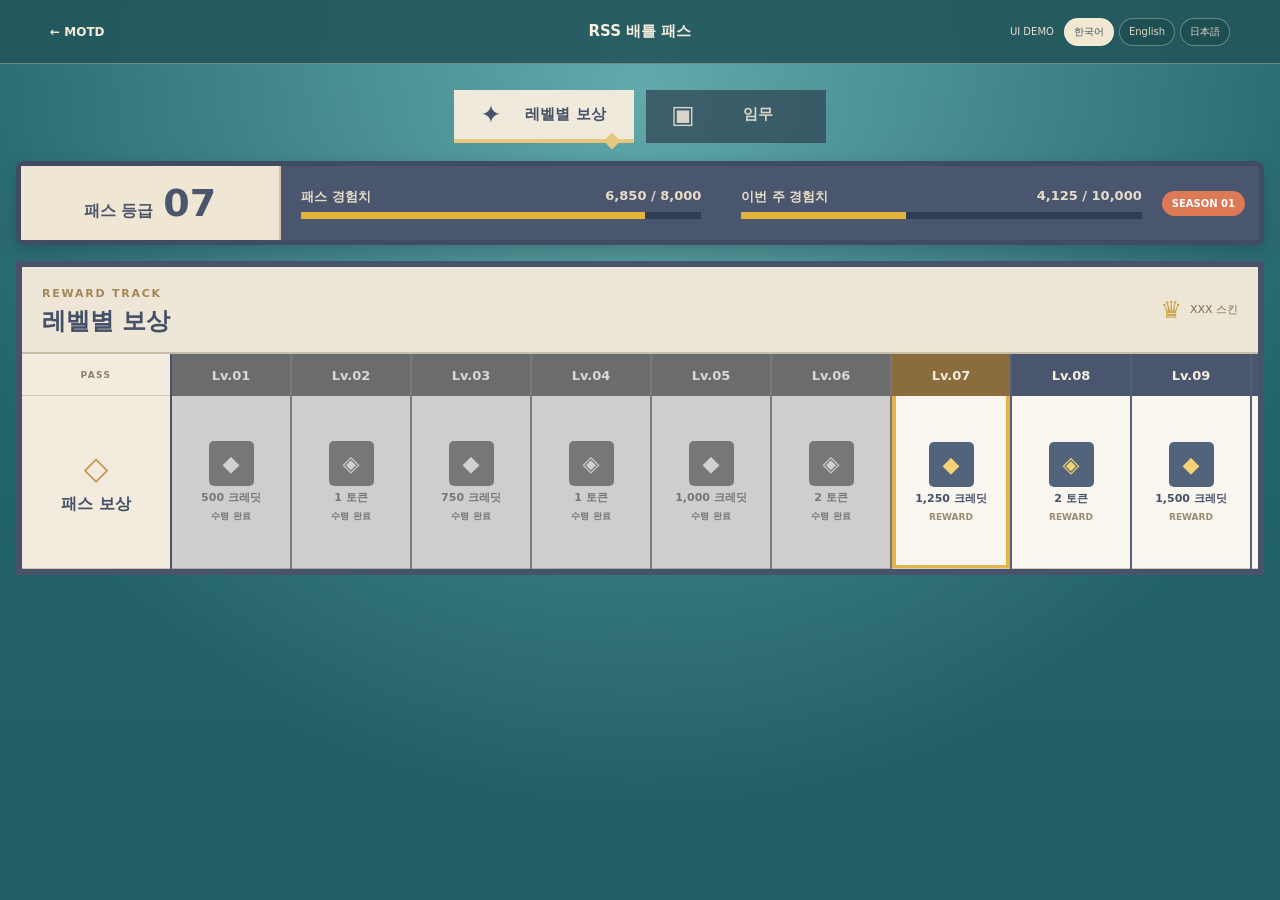
<file: battlepass/index.html>
<!doctype html>
<html lang="ko">
<head>
  <meta charset="utf-8" />
  <meta name="viewport" content="width=device-width, initial-scale=1" />
  <title>RSS 배틀 패스</title>
  <meta name="description" content="RSS 좀비탈출서버 배틀 패스 UI 시안" />
  <meta name="theme-color" content="#0b1117" />
  <link rel="stylesheet" href="./concept-6.css" />
  <script src="./lang.js" defer></script>
  <script src="./battlepass.js" defer></script>
  <script src="./concept-6.js" defer></script>
</head>
<body class="concept-page journey-concept" data-battlepass-demo="true">
  <a class="skip-link" href="#battlepassContent" data-lang="bp_skip">본문으로 건너뛰기</a>
  <header class="concept-header">
    <a id="motdBackLink" class="concept-back" href="../?lang=ko#faq">← MOTD</a>
    <div class="concept-brand"><span data-lang="bp_title">RSS 배틀 패스</span></div>
    <div class="concept-actions">
      <div id="steamAccount" class="steam-account" aria-live="polite"></div>
      <div class="concept-languages" aria-label="언어 선택" data-lang-aria-label="bp_language_label">
        <button type="button" class="langbtn active" data-language="ko" aria-pressed="true">한국어</button>
        <button type="button" class="langbtn" data-language="en" aria-pressed="false">English</button>
        <button type="button" class="langbtn" data-language="jp" aria-pressed="false">日本語</button>
      </div>
    </div>
  </header>  <main id="battlepassContent" class="journey-shell" data-auth-state="loading" tabindex="-1">
    <section id="battlepassAuthGate" class="battlepass-auth-gate" aria-live="polite">
      <strong data-lang="bp_loading_title">Steam 로그인 확인 중...</strong>
      <p data-lang="bp_loading_description">배틀패스 진행도를 불러오고 있습니다.</p>
      <a id="steamLoginButton" class="steam-login-button" href="./api/login.php?lang=ko" hidden>Steam으로 로그인</a>
    </section>
    <nav class="journey-mode-tabs" aria-label="배틀 패스 화면" data-lang-aria-label="bp_screen_label">
      <button type="button" class="active" data-journey-mode="rewards" aria-selected="true"><span>✦</span><b data-lang="bp_mode_rewards">레벨별 보상</b></button>
      <button type="button" data-journey-mode="missions" aria-selected="false"><span>▣</span><b data-lang="bp_mode_missions">임무</b></button>
    </nav>
    <section class="journey-topbar"><div class="journey-rank"><span data-lang="bp_pass_rank">패스 등급</span><strong>07</strong></div><div class="journey-level-xp"><div><span data-lang="bp_pass_xp">패스 경험치</span><b>6,850 / 8,000</b></div><div><i style="--progress:85.6%"></i></div></div><div class="journey-weekly"><div><span data-lang="bp_weekly_xp">이번 주 경험치</span><b>4,125 / 10,000</b></div><div><i style="--progress:41.25%"></i></div></div><em>SEASON 01</em></section>
    <section class="journey-window" data-journey-panel="missions" hidden>
      <nav class="journey-nav" aria-label="임무 분류" data-lang-aria-label="bp_mission_filter_label"><button type="button" class="active" data-mission-filter="daily" aria-selected="true"><span>◈</span><b data-lang="bp_nav_daily">금일 임무</b></button><button type="button" data-mission-filter="weekly" aria-selected="false"><span>✦</span><b data-lang="bp_nav_weekly">이번 주 임무</b><small data-lang="bp_weekly_remaining">4일 12시간</small></button><button type="button" data-mission-filter="season" aria-selected="false"><span>◇</span><b data-lang="bp_nav_season">이번 시즌 임무</b><small data-lang="bp_season_remaining">28일</small></button></nav>
      <div class="journey-content"><header><div><span data-lang="bp_quest_eyebrow">MISSIONS</span><h1 id="journeyMissionTitle">금일 임무</h1></div><p id="journeyMissionHint">매일 초기화되는 임무입니다.</p></header><div class="journey-missions">      <article class="journey-mission" data-mission-type="daily">
        <header><span data-lang="bp_daily">일일</span><strong>+500 XP</strong></header>
        <h3 data-lang="bp_quest_rounds">아무 맵에서 3라운드 플레이</h3>
        <p data-lang="bp_quest_rounds_desc">팀과 함께 라운드를 끝까지 진행하세요.</p>
        <div class="journey-meter"><i style="--progress:66%"></i></div>
        <footer><span>2 / 3</span><b>66%</b></footer>
      </article>
      <article class="journey-mission" data-mission-type="daily">
        <header><span data-lang="bp_daily">일일</span><strong>+650 XP</strong></header>
        <h3 data-lang="bp_quest_infect">좀비로 인간 15명 감염</h3>
        <p data-lang="bp_quest_infect_desc">감염 라운드에서 팀의 돌파를 도우세요.</p>
        <div class="journey-meter"><i style="--progress:60%"></i></div>
        <footer><span>9 / 15</span><b>60%</b></footer>
      </article>
      <article class="journey-mission complete" data-mission-type="daily">
        <header><span data-lang="bp_daily">일일</span><strong>+400 XP</strong></header>
        <h3 data-lang="bp_quest_items">맵 아이템 5회 사용</h3>
        <p data-lang="bp_quest_items_desc">아이템을 적절한 순간에 사용하세요.</p>
        <div class="journey-meter"><i style="--progress:100%"></i></div>
        <footer><span>5 / 5</span><b>100%</b></footer>
      </article>
      <article class="journey-mission weekly" data-mission-type="weekly" hidden>
        <header><span data-lang="bp_weekly">주간</span><strong>+1500 XP</strong></header>
        <h3 data-lang="bp_quest_wins">8라운드 승리</h3>
        <p data-lang="bp_quest_wins_desc">인간 또는 좀비로 라운드 승리에 기여하세요.</p>
        <div class="journey-meter"><i style="--progress:62%"></i></div>
        <footer><span>5 / 8</span><b>62%</b></footer>
      </article>
      <article class="journey-mission weekly" data-mission-type="weekly" hidden>
        <header><span data-lang="bp_weekly">주간</span><strong>+1800 XP</strong></header>
        <h3 data-lang="bp_quest_time">서버에서 180분 플레이</h3>
        <p data-lang="bp_quest_time_desc">플레이 시간은 라운드 참가 중에만 누적됩니다.</p>
        <div class="journey-meter"><i style="--progress:62%"></i></div>
        <footer><span>112 / 180</span><b>62%</b></footer>
      </article>
      <article class="journey-mission weekly" data-mission-type="weekly" hidden>
        <header><span data-lang="bp_weekly">주간</span><strong>+2000 XP</strong></header>
        <h3 data-lang="bp_quest_boss">보스에게 25,000 피해 주기</h3>
        <p data-lang="bp_quest_boss_desc">우선 타겟을 공격해 팀의 클리어를 도우세요.</p>
        <div class="journey-meter"><i style="--progress:48%"></i></div>
        <footer><span>12,100 / 25,000</span><b>48%</b></footer>
      </article>
      <article class="journey-mission season" data-mission-type="season" hidden>
        <header><span>시즌</span><strong>+3000 XP</strong></header>
        <h3>누적 30라운드 생존</h3><p>이번 시즌 동안 인간으로 라운드 종료까지 생존하세요.</p>
        <div class="journey-meter"><i style="--progress:70%"></i></div><footer><span>21 / 30</span><b>70%</b></footer>
      </article>
      <article class="journey-mission season" data-mission-type="season" hidden>
        <header><span>시즌</span><strong>+3500 XP</strong></header>
        <h3>좀비 250명 처치</h3><p>이번 시즌 동안 좀비를 처치하세요.</p>
        <div class="journey-meter"><i style="--progress:54%"></i></div><footer><span>135 / 250</span><b>54%</b></footer>
      </article>
      <article class="journey-mission season" data-mission-type="season" hidden>
        <header><span>시즌</span><strong>+5000 XP</strong></header>
        <h3>서로 다른 맵 15개 완료</h3><p>시즌 동안 여러 맵을 플레이하고 최종 스테이지에 도달하세요.</p>
        <div class="journey-meter"><i style="--progress:40%"></i></div><footer><span>6 / 15</span><b>40%</b></footer>
      </article></div></div>
    </section>
    <section class="journey-rewards" data-journey-panel="rewards">
      <header><div><span data-lang="bp_reward_eyebrow">REWARD TRACK</span><h2 data-lang="bp_reward_title">레벨별 보상</h2></div><aside><b>♛</b><span data-lang="bp_final_name">심연의 수호자 캐릭터 스킨</span></aside></header>
      <div class="journey-track-shell">
        <div class="journey-tier-labels"><div><i>◇</i><span data-lang="bp_pass_reward">패스 보상</span></div></div>
        <div class="journey-level-scroll"><ol class="journey-level-track">            <li class="journey-level-column complete">
              <header>Lv.01</header>
              <div class="journey-tier-reward free"><i>◆</i><strong>500 Credits</strong><small>REWARD</small></div>
            </li>
            <li class="journey-level-column complete">
              <header>Lv.02</header>
              <div class="journey-tier-reward free"><i>▣</i><strong>Supply Crate</strong><small>REWARD</small></div>
            </li>
            <li class="journey-level-column complete">
              <header>Lv.03</header>
              <div class="journey-tier-reward free"><i>✦</i><strong>Spray Token</strong><small>REWARD</small></div>
            </li>
            <li class="journey-level-column complete">
              <header>Lv.04</header>
              <div class="journey-tier-reward free"><i>▲</i><strong>XP Boost 10%</strong><small>REWARD</small></div>
            </li>
            <li class="journey-level-column complete">
              <header>Lv.05</header>
              <div class="journey-tier-reward free"><i>◆</i><strong>1,000 Credits</strong><small>REWARD</small></div>
            </li>
            <li class="journey-level-column complete">
              <header>Lv.06</header>
              <div class="journey-tier-reward free"><i>◈</i><strong>Name Color</strong><small>REWARD</small></div>
            </li>
            <li class="journey-level-column current">
              <header>Lv.07</header>
              <div class="journey-tier-reward free"><i>▣</i><strong>Mystery Crate</strong><small>REWARD</small></div>
            </li>
            <li class="journey-level-column locked">
              <header>Lv.08</header>
              <div class="journey-tier-reward free"><i>◆</i><strong>1,500 Credits</strong><small>REWARD</small></div>
            </li>
            <li class="journey-level-column locked">
              <header>Lv.09</header>
              <div class="journey-tier-reward free"><i>≋</i><strong>Trail Color</strong><small>REWARD</small></div>
            </li>
            <li class="journey-level-column locked">
              <header>Lv.10</header>
              <div class="journey-tier-reward free"><i>◇</i><strong>Rare Weapon Skin</strong><small>REWARD</small></div>
            </li>
            <li class="journey-level-column locked">
              <header>Lv.11</header>
              <div class="journey-tier-reward free"><i>◆</i><strong>2,000 Credits</strong><small>REWARD</small></div>
            </li>
            <li class="journey-level-column locked">
              <header>Lv.12</header>
              <div class="journey-tier-reward free"><i>票</i><strong>Vote Token ×3</strong><small>REWARD</small></div>
            </li>
            <li class="journey-level-column locked">
              <header>Lv.13</header>
              <div class="journey-tier-reward free"><i>≈</i><strong>Rainbow Trail</strong><small>REWARD</small></div>
            </li>
            <li class="journey-level-column locked">
              <header>Lv.14</header>
              <div class="journey-tier-reward free"><i>▣</i><strong>Mystery Crate</strong><small>REWARD</small></div>
            </li>
            <li class="journey-level-column locked">
              <header>Lv.15</header>
              <div class="journey-tier-reward free"><i>✺</i><strong>Epic Spray</strong><small>REWARD</small></div>
            </li>
            <li class="journey-level-column locked">
              <header>Lv.16</header>
              <div class="journey-tier-reward free"><i>◆</i><strong>3,000 Credits</strong><small>REWARD</small></div>
            </li>
            <li class="journey-level-column locked">
              <header>Lv.17</header>
              <div class="journey-tier-reward free"><i>▲</i><strong>XP Boost 20%</strong><small>REWARD</small></div>
            </li>
            <li class="journey-level-column locked">
              <header>Lv.18</header>
              <div class="journey-tier-reward free"><i>V</i><strong>VIP · 3 Days</strong><small>REWARD</small></div>
            </li>
            <li class="journey-level-column locked">
              <header>Lv.19</header>
              <div class="journey-tier-reward free"><i>▰</i><strong>Legendary Crate</strong><small>REWARD</small></div>
            </li>
            <li class="journey-level-column final">
              <header>Lv.20</header>
              <div class="journey-tier-reward free"><i>♛</i><strong>Abyss Warden Skin</strong><small>REWARD</small></div>
            </li></ol></div>
      </div>
    </section>  </main>
</body>
</html>
</file>
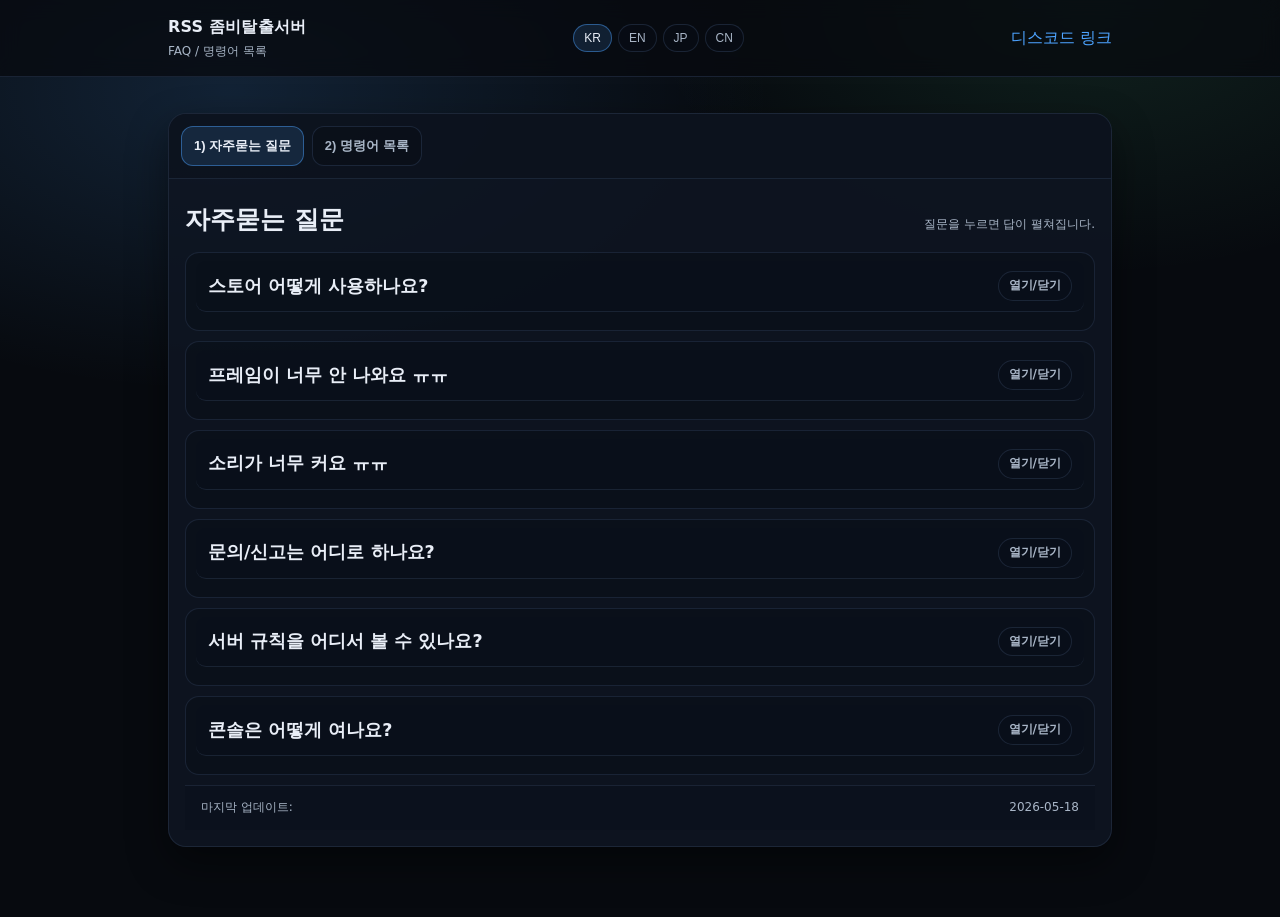
<file: rss_motd.html>
<!doctype html>
<html lang="ko">
<head>
  <meta charset="utf-8" />
  <meta name="viewport" content="width=device-width, initial-scale=1" />
  <title>RSS 좀비탈출서버</title>
  <meta name="description" content="서버 FAQ 및 명령어 목록" />

  <!-- 스타일 css 경로 -->
  <link rel="stylesheet" href="style.css" />

  <!-- 자바스크립트 연결 (번역 -> 스크립트) -->
  <!-- 자바스크립트 언어(한국,영어,일본,중국) 스크립트 -->
  <script src="lang.js" defer></script>
  <!-- 기능 스크립트 경로 -->
  <script src="script.js" defer></script>
</head>

<body>
  <header>
    <div class="top">
      <div class="title">
        <h1 data-lang="site_title">RSS 좀비탈출서버</h1>
        <p data-lang="site_subtitle">FAQ / 명령어 목록</p>
      
      <!-- 버튼 생성기 (만약, 본인이 추가하고싶거나 버튼을 바꾸고싶으면 수정) -->
      </div>
      <div class="lang">
        <button class="langbtn active" data-lang="ko">KR</button>
        <button class="langbtn" data-lang="en">EN</button>
        <button class="langbtn" data-lang="jp">JP</button>
        <button class="langbtn" data-lang="cn">CN</button>
      </div>
      <!-- 디스코드 링크 -->
      <a class="discord" href="https://discord.gg/rssze" target="_blank" rel="noopener noreferrer">
        <span class="dot"></span>
        <span>디스코드 링크</span>
      </a>
    </div>
  </header>

  <div class="wrap">
    <div class="card">
      <div class="tabs" role="tablist" aria-label="메뉴 탭">
        <button class="tab active" data-tab="faq" role="tab" aria-selected="true">
          <span data-lang="tab_faq">1) 자주묻는 질문</span>
        </button>
        <button class="tab" data-tab="cmds" role="tab" aria-selected="false">
          <span data-lang="tab_cmds">2) 명령어 목록</span>
        </button>
      </div>

      <section id="faq" class="panel active" role="tabpanel">
        <div class="section-title">
          <h2 data-lang="faq_title">자주묻는 질문</h2>
          <div class="hint" data-lang="faq_hint">질문을 누르면 답이 펼쳐집니다.</div>
        </div>
      <!-- FAQ(Create) -->
        <details>
          <summary>
            <span data-lang="faq_1">스토어 어떻게 사용하나요?</span>
            <span class="chev" data-lang="toggle">열기/닫기</span>
          </summary>

          <div class="answer">
            <span data-lang="answer_1_1">CS2에서 콘솔창을 열고</span>
            <code>exec menu_bind</code>
            <span data-lang="answer_1_2">를 입력하세요.</span>
            <br />
            <span data-lang="answer_1_3">또는 아래 명령어를 콘솔창에 입력해 단축키를 설정할 수도 있습니다.</span><br/>
            <span data-lang="answer_1_4">하단의 오른쪽위의 복사하기를 누르고 콘솔창에 붙여넣기(Ctrl+V)로 명령어를 입력해주세요.</span>

            <!-- 복사 버튼 -->
            <div class="code-container" style="position: relative; margin-top: 10px;">
              <button class="copy-btn" onclick="copyCode(this)">복사하기</button>
              <pre><code id="bindCommands">bind 1 "slot1; menuselect 1";
bind 2 "slot2; menuselect 2";
bind 3 "slot3; menuselect 3";
bind 4 "slot4; menuselect 4";
bind 5 "slot5; menuselect 5";
bind 6 "slot6; menuselect 6";
bind 7 "slot7; menuselect 7";
bind 8 "slot8; menuselect 8";
bind 9 "slot9; menuselect 9";</code></pre>
            </div>
          </div>
        </details>

        <details>
          <summary>
            <span data-lang="faq_2">프레임이 너무 안 나와요 ㅠㅠ</span>
            <span class="chev" data-lang="toggle">열기/닫기</span>
          </summary>
          <div class="answer">
            <span data-lang="answer_2_1">
              총소리를 끄거나 하이드를 쓰면 프레임이 올라갈 수 있습니다.
            </span>
            <br />      
            <code>!stopsound</code>, <code>!hide 300</code>
            <span data-lang="answer_2_2">명령어를 사용해 보세요.</span>
          </div>
        </details>

        <details>
          <summary>
            <span data-lang="faq_3">소리가 너무 커요 ㅠㅠ</span>
            <span class="chev" data-lang="toggle">열기/닫기</span>
          </summary>
          <div class="answer">
            <span data-lang="answer_3_1">노래 소리가 너무 커요 :</span>
            <code>snd_musicvolume (0~2)</code>
            <span data-lang="answer_3_2">콘솔창에 입력</span>
            <br />
            <span data-lang="answer_3_3">다른 사람 총소리가 너무 커요 :</span>
            <code>!stopsound</code>
            <span data-lang="answer_3_4">채팅창에 입력</span>
          </div>
        </details>

        <details>
          <summary>
            <span data-lang="faq_4">문의/신고는 어디로 하나요?</span>
            <span class="chev" data-lang="toggle">열기/닫기</span>
          </summary>
          <div class="answer">
            <a href="https://discord.com/channels/850664390779731978/1321861335520120882/1384827886946484245"
              target="_blank"
              rel="noopener noreferrer"
              data-lang="discord_link">
              디스코드 링크
            </a>
            <span data-lang="answer_4">로 들어와서 문의 및 신고 바랍니다.</span>
          </div>
        </details>

        <details>
          <summary>
            <span data-lang="faq_5">서버 규칙을 어디서 볼 수 있나요?</span>
            <span class="chev" data-lang="toggle">열기/닫기</span>
          </summary>
          <div class="answer">
            <a href="https://discord.com/channels/850664390779731978/1321861335520120882/1384827886946484245"
              target="_blank"
              rel="noopener noreferrer"
              data-lang="discord_link">
              디스코드 링크
            </a>
            <span data-lang="answer_5">
              로 들어와서 확인해주세요
            </span>
          </div>
        </details>

      <details>
          <summary>
            <span data-lang="faq_6">콘솔은 어떻게 여나요?</span>
            <span class="chev" data-lang="toggle">열기/닫기</span>
          </summary>
          <div class="answer">
            <span data-lang="answer_6_1">콘솔은 (~ , `) 키로 열 수 있습니다.</span>
            <br /><br />
            <span data-lang="answer_6_2">이때, 키를 게임내에서 입력했는데도 불구하고 콘솔이 안켜지면 아래와 같이 설정해주시면 됩니다.</span>
            <br /><br />
            <div class="guide-step" style="margin-bottom: 20px;">
              <span data-lang="answer_6_step1">1. 설정</span><br />
              <img src="guide_image/settings_1.png" alt="설명 사진 1" style="max-width: 100%; border-radius: 6px; border: 1px solid var(--line); margin-top: 6px;" />
            </div><br />

            <div class="guide-step" style="margin-bottom: 20px;">
              <span data-lang="answer_6_step2">2. 게임 클릭</span><br />
              <img src="guide_image/settings_2.png" alt="설명 사진 2" style="max-width: 100%; border-radius: 6px; border: 1px solid var(--line); margin-top: 6px;" />
            </div><br />

            <div class="guide-step" style="margin-bottom: 20px;">
              <span data-lang="answer_6_step3">3. 게임 - 개발자 콘솔 사용(~) - 사용</span><br />
              <img src="guide_image/settings_3.png" alt="설명 사진 3" style="max-width: 100%; border-radius: 6px; border: 1px solid var(--line); margin-top: 6px;" />
            </div><br />

            <div class="guide-step">
              <span data-lang="answer_6_step4">4. 게임내에서 ~를 입력하여 아래 사진과 같은 콘솔창이 켜지면 성공</span><br />
              <img src="guide_image/settings_4.png" alt="설명 사진 4" style="max-width: 100%; border-radius: 6px; border: 1px solid var(--line); margin-top: 6px;" />
            </div><br />
          </div>
        </details>
      
      <!-- 마지막 업데이트 날짜 갱신(Update) -->
        <footer>
          <span data-lang="last_update">마지막 업데이트:</span> <span id="lastUpdate">2026-05-18</span>
        </footer>
      </section>

      <!-- 명령어 -->
      <section id="cmds" class="panel" role="tabpanel">
        <div class="section-title">
          <h2 data-lang="cmds_title">명령어 목록</h2>
          <div class="hint" data-lang="cmds_hint">모든 명령어는 !와 / 둘 다 가능합니다.</div>
        </div>

<!-- 일반 사용자(Create) -->
        <h3 class="subhead" data-lang="cmds_user">일반 사용자 명령어</h3>
        <div class="tablewrap">
          <table class="cmd-table">
            <thead>
              <tr>
                <th style="width: 28%;" data-lang="th_cmd">명령어</th>
                <th data-lang="th_desc">설명</th>
                <th style="width: 30%;" data-lang="th_example">예시</th>
              </tr>
            </thead>
            <tbody>
              <tr>
                <td><span class="cmd">!admins</span></td>
                <td><span data-lang="cmd_1">접속중인 어드민 목록</span></td>
                <td><span class="cmd">!admins</span></td>
              </tr>
              <tr>
                <td><span class="cmd">!emote</span></td>
                <td><span data-lang="cmd_2">춤, 감정표현 사용</span></td>
                <td><span class="cmd">!emote, !dance</span></td>
              </tr>
              <tr>
                <td><span class="cmd">!getvip</span></td>
                <td><span data-lang="cmd_3">VIP 구매 링크 안내</span></td>
                <td><span class="cmd">!getvip</span></td>
              </tr>
              <tr>
                <td><span class="cmd">!kev</span></td>
                <td><span data-lang="cmd_4">방탄복을 구매합니다.</span></td>
                <td><span class="cmd">!kev, !kevlar</span></td>
              </tr>
              <tr>
                <td><span class="cmd">!mapcooldowns</span></td>
                <td><span data-lang="cmd_5">쿨다운인 맵 목록을 출력합니다</span></td>
                <td><span class="cmd">!mapcooldowns</span></td>
              </tr>
              <tr>
                <td><span class="cmd">!noshake</span></td>
                <td><span data-lang="cmd_6">화면 흔들림 효과를 제거합니다.</span></td>
                <td><span class="cmd">!noshake</span></td>
              </tr>
              <tr>
                <td><span class="cmd">!rtv</span></td>
                <td><span data-lang="cmd_7">맵 변경에 동의합니다.</span></td>
                <td><span class="cmd">!rtv</span></td>
              </tr>
              <tr>
                <td><span class="cmd">!tp</span></td>
                <td><span data-lang="cmd_8">3인칭 &lt;-&gt; 1인칭 전환</span></td>
                <td><span class="cmd">!tp, !thirdperson</span></td>
              </tr>
            </tbody>
          </table>
        </div>

        <!-- VIP(Create) -->
        <h3 class="subhead vip" data-lang="cmds_vip">후원자 전용 명령어</h3>
        <p class="subnote" data-lang="cmds_vip_note">후원자 권한이 있는 유저만 사용할 수 있습니다.</p>
        <div class="tablewrap">
          <table class="cmd-table vip-table">
            <thead>
              <tr>
                <th style="width: 28%;" data-lang="th_cmd">명령어</th>
                <th data-lang="th_desc">설명</th>
                <th style="width: 30%;" data-lang="th_example">예시</th>
              </tr>
            </thead>
            <tbody>
              <tr>
                <td><span class="cmd">!modelcolor</span></td>
                <td><span data-lang="cmd_vip_1">내 캐릭터의 색깔을 정합니다.</span></td>
                <td><span class="cmd">!modelcolor 255 255 255</span></td>
              </tr>
              <tr>
                <td><span class="cmd">!tag</span></td>
                <td><span data-lang="cmd_vip_2">채팅 태그를 설정합니다</span></td>
                <td><span class="cmd">!tag 빛이나는솔로</span></td>
              </tr>
              <tr>
                <td><span class="cmd">!tagcolor</span></td>
                <td><span data-lang="cmd_vip_3">채팅 태그의 색깔을 정합니다.</span></td>
                <td><span class="cmd">!tagcolor [0~15]</span></td>
              </tr>
              <tr>
                <td><span class="cmd">!vip</span></td>
                <td><span data-lang="cmd_vip_4">VIP 남은 기간을 확인합니다.</span></td>
                <td><span class="cmd">!vip</span></td>
              </tr>
            </tbody>
          </table>
        </div>
        
        <footer>
          <span data-lang="cmds_footer">모든 명령어를 확인하려면 디스코드를 확인해주세요.</span>
        </footer>
      </section>
    </div>
  </div>
</body>
</html>
</file>
<file: battlepass/concept-6.css>
@import url("./concept-layout-base.css");
:root{color-scheme:light;--teal:#2b6970;--teal2:#3b8588;--navy:#46536a;--paper:#eee8dc;--paper2:#f8f4eb;--line:#cfc4af;--ink:#445066;--gold:#d6aa49;--green:#79b93e}body{background:linear-gradient(rgba(28,104,110,.25),rgba(15,76,82,.32)),radial-gradient(circle at 50% 10%,#7bc1c1,#28676e 70%);color:var(--ink);background-attachment:fixed}.concept-header{border-bottom:1px solid rgba(235,226,207,.35);background:rgba(34,85,91,.88);color:#f6efdf}.concept-back{color:#f5ecd8}.concept-brand strong{color:#ead49f}.langbtn{border:1px solid rgba(255,244,216,.35);border-radius:999px;background:rgba(25,72,78,.55);color:#dfd7c6}.langbtn.active,.langbtn:hover{background:#f2e8d2;color:#445066}.journey-shell{width:min(1540px,calc(100% - 32px));margin:26px auto 55px}.journey-topbar{display:grid;grid-template-columns:260px minmax(300px,1fr) minmax(300px,1fr) auto;align-items:center;gap:0;border:5px solid rgba(60,74,98,.8);border-radius:8px;background:#4a566d;color:#f4ead8;box-shadow:0 7px 18px rgba(21,54,58,.3)}.journey-rank{display:flex;align-items:baseline;justify-content:center;gap:10px;align-self:stretch;padding:15px;border-right:2px solid #d2c3a5;background:#efe6d3;color:#4b566c}.journey-rank span{font-weight:900}.journey-rank strong{font-size:38px}.journey-level-xp,.journey-weekly{display:grid;gap:6px;padding:12px 20px}.journey-level-xp>div:first-child,.journey-weekly>div:first-child{display:flex;justify-content:space-between;color:#e7dcc8;font-size:11px;font-weight:800}.journey-level-xp>div:last-child,.journey-weekly>div:last-child{height:7px;background:#313d54}.journey-level-xp i,.journey-weekly i{display:block;width:var(--progress);height:100%;background:#e4b438}.journey-topbar>em{margin-right:14px;padding:7px 10px;border-radius:999px;background:#dd7954;color:#fff;font-style:normal;font-size:10px;font-weight:900}.journey-window{display:grid;grid-template-columns:240px minmax(0,1fr);min-height:550px;margin-top:14px;border:6px solid #46536a;background:var(--paper);box-shadow:0 8px 22px rgba(20,49,52,.28)}.journey-nav{display:flex;flex-direction:column;padding:15px 0;background:#4b586f}.journey-nav button{display:grid;grid-template-columns:28px 1fr;align-items:center;min-height:82px;padding:15px 20px;border:0;border-left:6px solid transparent;background:transparent;color:#ede6d9;text-align:left;font-weight:900;cursor:pointer}.journey-nav button span{font-size:19px}.journey-nav button small{grid-column:2;color:#d7cbb7;font-size:10px}.journey-nav button.active{border-left-color:#e5bb60;background:var(--paper2);color:#46536a}.journey-nav button.active small{color:#9a7950}.journey-content{min-width:0;padding:22px}.journey-content>header{display:flex;align-items:end;justify-content:space-between;gap:18px;margin-bottom:12px}.journey-content>header span,.journey-rewards>header>div span{color:#a38656;font-size:9px;font-weight:900;letter-spacing:.16em}.journey-content h1,.journey-rewards h2{margin:4px 0 0}.journey-content>header p{margin:0;color:#897f70;font-size:10px}.journey-missions{display:grid;gap:8px}.journey-mission{position:relative;display:grid;grid-template-columns:minmax(260px,1fr) 110px 70px;grid-template-rows:auto auto;align-items:center;min-height:95px;padding:14px 18px;border:2px solid #ded5c5;background:#f5f0e7}.journey-mission header{grid-column:1;display:flex;gap:10px;align-items:center}.journey-mission header span{color:#9b7b4d;font-size:9px;font-weight:900}.journey-mission header strong{position:absolute;right:115px;display:grid;width:70px;height:55px;place-items:center;border-radius:7px;background:#52647b;color:#f4d67e;font-size:10px}.journey-mission h3{grid-column:1;margin:4px 0;font-size:15px}.journey-mission p{grid-column:1;margin:0;color:#867d6e;font-size:9px}.journey-meter{grid-column:2;grid-row:1/-1;height:9px;margin-right:10px;border-radius:999px;background:#d4c7ae}.journey-meter i{display:block;width:var(--progress);height:100%;border-radius:inherit;background:#c2a05f}.journey-mission footer{grid-column:3;grid-row:1/-1;display:grid;place-items:center;color:#7a715f;font-size:9px}.journey-mission footer b{font-size:13px}.journey-mission.complete::after{content:"✓";grid-column:3;grid-row:1/-1;color:var(--green);font-size:38px;font-weight:900}.journey-mission.complete footer{display:none}.journey-rewards{min-width:0;overflow:hidden;margin-top:16px;border:6px solid #46536a;background:var(--paper)}.journey-rewards>header{display:flex;align-items:center;justify-content:space-between;padding:15px 20px;border-bottom:2px solid #c9bea9;background:#eee6d7}.journey-rewards>header aside{display:flex;align-items:center;gap:8px;color:#806d4d;font-size:11px}.journey-rewards>header aside b{font-size:24px;color:#d0a449}.journey-track-shell{min-width:0;overflow:hidden;display:grid;grid-template-columns:150px minmax(0,1fr);min-height:215px}.journey-tier-labels{display:grid;grid-template-rows:42px 1fr;border-right:2px solid #46536a;background:#f3ecde}.journey-tier-labels::before{content:"PASS";display:grid;place-items:center;border-bottom:1px solid #cfc4af;color:#8d806b;font-size:9px;font-weight:900;letter-spacing:.16em}.journey-tier-labels>div{display:grid;place-items:center;align-content:center;gap:7px;border-bottom:1px solid #cfc4af;text-align:center;font-weight:900}.journey-tier-labels i{font-style:normal;font-size:32px;color:#bf9450}.journey-level-scroll{contain:layout paint;min-width:0;width:100%;max-width:100%;overflow-x:auto}.journey-level-track{display:grid;grid-template-columns:repeat(20,120px);width:max-content;height:100%;margin:0;padding:0;list-style:none}.journey-level-column{display:grid;grid-template-rows:42px 1fr;border-right:2px solid #526078;background:#f9f6ef}.journey-level-column>header{display:grid;place-items:center;background:#4a566d;color:#f4ecdd;font-size:11px;font-weight:900}.journey-tier-reward{display:grid;place-items:center;align-content:center;gap:5px;padding:8px;border-bottom:1px solid #d6cbb8;text-align:center}.journey-tier-reward i{display:grid;width:45px;height:45px;place-items:center;border-radius:5px;background:#52647b;color:#f3d374;font-style:normal;font-size:22px}.journey-tier-reward strong{font-size:8px}.journey-tier-reward small{color:#9a8c74;font-size:7px;font-weight:900}.journey-level-column.complete .journey-tier-reward::after{content:"✓";position:absolute;margin:35px 0 0 58px;color:var(--green);font-size:18px;font-weight:900}.journey-level-column.current{box-shadow:inset 0 0 0 4px #e3b449}.journey-level-column.current>header{background:#8b6d3d}.journey-level-column.final{width:145px;background:#fff8e8}.journey-level-column.final .journey-tier-reward i{background:#9b713c;font-size:28px}@media(max-width:900px){.journey-topbar{grid-template-columns:190px 1fr}.journey-weekly{border-top:1px solid #647187}.journey-topbar>em{justify-self:end}.journey-window{grid-template-columns:180px 1fr}.journey-mission{grid-template-columns:1fr 100px}.journey-mission footer,.journey-mission.complete::after{grid-column:2}.journey-mission header strong{display:none}.journey-tier-labels{display:none}.journey-track-shell{grid-template-columns:1fr}}@media(max-width:650px){.journey-shell{width:100%;margin:0}.journey-topbar{grid-template-columns:1fr;border-right:0;border-left:0;border-radius:0}.journey-rank{border-right:0}.journey-topbar>em{display:none}.journey-window{grid-template-columns:1fr;margin-top:0;border-right:0;border-left:0}.journey-nav{display:grid;grid-template-columns:repeat(4,1fr);padding:0}.journey-nav button{display:grid;min-height:60px;padding:8px;border-bottom:4px solid transparent;border-left:0;text-align:center;font-size:9px}.journey-nav button span{font-size:15px}.journey-nav button small{display:none}.journey-nav button.active{border-bottom-color:#e5bb60}.journey-content{padding:14px}.journey-content>header{align-items:start;flex-direction:column}.journey-mission{grid-template-columns:1fr}.journey-meter,.journey-mission footer,.journey-mission.complete::after{grid-column:1;grid-row:auto}.journey-mission.complete::after{justify-self:end;margin-top:-50px}.journey-rewards{margin-top:0;border-right:0;border-left:0}.journey-rewards>header aside{display:none}}
[hidden]{display:none!important}
.journey-mode-tabs{display:flex;justify-content:center;gap:12px;margin:0 auto 18px}
.journey-mode-tabs button{position:relative;display:grid;grid-template-columns:34px auto;align-items:center;gap:9px;min-width:180px;padding:10px 20px;border:0;border-bottom:4px solid transparent;background:rgba(48,67,84,.72);color:#d9d5c8;cursor:pointer;transition:background .18s ease,color .18s ease,transform .18s ease}
.journey-mode-tabs button:hover{transform:translateY(-2px);background:rgba(63,83,99,.9)}
.journey-mode-tabs button.active{border-bottom-color:#e6c77d;background:#f0eadc;color:#46536a}
.journey-mode-tabs button span{font-size:25px}
.journey-mode-tabs button b{font-size:13px}
.journey-mode-tabs button.active::after{content:"";position:absolute;right:16px;bottom:-8px;width:12px;height:12px;rotate:45deg;background:#e6c77d}
@media(max-width:650px){
  .journey-mode-tabs{gap:0;margin:0}
  .journey-mode-tabs button{min-width:0;flex:1;padding:8px 10px}
  .journey-nav{grid-template-columns:repeat(3,1fr)}
}
/* Mission rows: description, XP reward, and progress share one alignment grid. */
.journey-mission{grid-template-columns:minmax(260px,1fr) 88px minmax(180px,240px);grid-template-rows:auto auto auto;column-gap:18px;row-gap:3px;min-height:112px;padding:16px 18px}
.journey-mission header{display:contents}
.journey-mission header span{grid-column:1;grid-row:1;align-self:end}
.journey-mission header strong{position:static;grid-column:2;grid-row:1/4;align-self:center;justify-self:center;width:78px;height:62px}
.journey-mission h3{grid-column:1;grid-row:2;align-self:center}
.journey-mission p{grid-column:1;grid-row:3;align-self:start}
.journey-meter{grid-column:3;grid-row:1/4;align-self:center;width:100%;margin:0}
.journey-mission footer{grid-column:3;grid-row:1/4;align-self:center;display:flex;justify-content:space-between;width:100%;transform:translateY(18px)}
.journey-mission.complete footer{display:flex;padding-right:38px}
.journey-mission.complete::after{position:absolute;right:20px;top:50%;display:block;transform:translateY(-50%);font-size:28px}
@media(max-width:900px){
  .journey-mission{grid-template-columns:minmax(0,1fr) 82px;grid-template-rows:auto auto auto auto auto}
  .journey-mission header strong{display:grid;grid-column:2;grid-row:1/4;width:72px;height:58px}
  .journey-meter{grid-column:1/3;grid-row:4;margin-top:9px}
  .journey-mission footer{grid-column:1/3;grid-row:5;transform:none}
  .journey-mission.complete::after{right:18px;top:auto;bottom:12px;transform:none}
}
/* Completed missions are muted instead of marked with a check. */
.journey-mission.complete{border-color:#b7b5af;background:#d2d0ca;color:#747570;filter:saturate(.25)}
.journey-mission.complete::after{content:none}
.journey-mission.complete header strong{background:#73787a;color:#ddd9ce}
.journey-mission.complete h3,.journey-mission.complete p,.journey-mission.complete footer{color:#777873}
.journey-mission.complete .journey-meter{background:#aaa9a3}
.journey-mission.complete .journey-meter i{background:#777d78}
.journey-mission.complete footer{padding-right:0}
.concept-actions{justify-self:end;display:flex;align-items:center;gap:10px}
.steam-account{display:flex;align-items:center;gap:8px;color:#e8dfcc;font-size:10px}
.steam-account strong{font-size:10px}
.steam-account form{margin:0}
.steam-account button{padding:6px 9px;border:1px solid rgba(255,244,216,.35);border-radius:999px;background:transparent;color:#e8dfcc;font-size:9px;cursor:pointer}
.steam-account button:hover{background:#f2e8d2;color:#445066}
.battlepass-auth-gate{display:grid;justify-items:center;gap:8px;max-width:620px;margin:55px auto;padding:42px 28px;border:5px solid rgba(60,74,98,.8);border-radius:8px;background:#eee8dc;box-shadow:0 8px 22px rgba(20,49,52,.28);text-align:center}
.battlepass-auth-gate strong{font-size:22px}
.battlepass-auth-gate p{margin:0;color:#716b60;font-size:12px}
.steam-login-button{margin-top:12px;padding:11px 18px;border-radius:4px;background:#1b2838;color:#fff;text-decoration:none;font-size:12px;font-weight:900}
.steam-login-button:hover{background:#2a475e}
.journey-shell[data-auth-state="authenticated"] .battlepass-auth-gate{display:none}
.journey-shell[data-auth-state="loading"]>:not(.battlepass-auth-gate),.journey-shell[data-auth-state="unauthenticated"]>:not(.battlepass-auth-gate),.journey-shell[data-auth-state="error"]>:not(.battlepass-auth-gate){display:none!important}
@media(max-width:700px){.concept-actions{grid-column:1/-1;justify-self:stretch;display:grid}.steam-account{justify-content:center}.concept-languages{justify-self:stretch}.concept-languages .langbtn{flex:1}}
/* Larger mission typography and simplified mission rows. */
.journey-mode-tabs button b{font-size:15px}
.journey-topbar :is(.journey-level-xp,.journey-weekly)>div:first-child{font-size:13px}
.journey-nav button{font-size:15px}
.journey-nav button small{font-size:11px}
.journey-content>header span,.journey-rewards>header>div span{font-size:11px}
.journey-content>header p{font-size:12px}
.journey-mission{
  grid-template-columns:minmax(280px,1fr) 98px minmax(210px,280px);
  grid-template-rows:1fr;
  column-gap:22px;
  min-height:108px;
  padding:18px 22px;
}
.journey-mission header{display:contents}
.journey-mission header span,.journey-mission>p{display:none}
.journey-mission header strong{
  position:static;
  grid-column:2;
  grid-row:1;
  align-self:center;
  justify-self:center;
  width:86px;
  height:62px;
  font-size:12px;
}
.journey-mission h3{
  grid-column:1;
  grid-row:1;
  align-self:center;
  margin:0;
  font-size:19px;
  line-height:1.35;
}
.journey-meter{grid-column:3;grid-row:1;align-self:center;height:11px;margin:0}
.journey-mission footer{
  grid-column:3;
  grid-row:1;
  align-self:center;
  width:100%;
  font-size:11px;
  transform:translateY(21px);
}
.journey-mission footer b{font-size:16px}
.journey-level-column>header{font-size:13px}
.journey-tier-reward strong{font-size:11px;line-height:1.3}
.journey-tier-reward small{font-size:9px}
@media(max-width:900px){
  .journey-mission{grid-template-columns:minmax(0,1fr) 86px;grid-template-rows:auto auto auto;min-height:118px}
  .journey-mission h3{grid-column:1;grid-row:1/3;font-size:17px}
  .journey-mission header strong{grid-column:2;grid-row:1/3;width:78px;height:58px}
  .journey-meter{grid-column:1/3;grid-row:3;margin-top:12px}
  .journey-mission footer{grid-column:1/3;grid-row:3;transform:translateY(22px)}
}
@media(max-width:650px){
  .journey-mode-tabs button b{font-size:13px}
  .journey-nav button{font-size:12px}
  .journey-mission{padding:16px}
}
/* Claimed rewards use the same muted treatment as completed missions. */
.journey-level-column.complete{
  border-right-color:#777b7d;
  background:#c8c8c4;
  color:#747673;
  filter:saturate(.2);
}
.journey-level-column.complete>header{
  background:#666d75;
  color:#d9d8d2;
}
.journey-level-column.complete .journey-tier-reward{
  border-bottom-color:#aaa9a4;
  background:#cececa;
}
.journey-level-column.complete .journey-tier-reward i{
  background:#72787d;
  color:#d2d0c8;
}
.journey-level-column.complete .journey-tier-reward strong,
.journey-level-column.complete .journey-tier-reward small{color:#747673}
.journey-level-column.complete .journey-tier-reward::after{content:none}
</file>
<file: style.css>
:root{
  --bg:#070a0f;
  --panel:#0f1522;
  --panel2:#0b111c;
  --text:#e9eef7;
  --muted:#a9b6c7;
  --line:#1f2a3d;
  --accent:#4da3ff;
  --accent2:#53d28c;
  --shadow: 0 16px 40px rgba(0,0,0,.45);
  --radius:18px;
  --news-panel-width:1160px;
}
*{box-sizing:border-box}
body{
  margin:0;
  font-family: system-ui, -apple-system, Segoe UI, Roboto, "Noto Sans KR", Arial, sans-serif;
  color:var(--text);
  background:
    radial-gradient(900px 500px at 18% 10%, rgba(77,163,255,.16), transparent 60%),
    radial-gradient(800px 500px at 85% 0%, rgba(83,210,140,.12), transparent 55%),
    var(--bg);
  line-height:1.65;
}
a{color:var(--accent); text-decoration:none}
a:hover{text-decoration:underline}

.skip-link{
  position:fixed;
  top:8px;
  left:50%;
  z-index:100;
  padding:9px 14px;
  border:1px solid var(--accent);
  border-radius:10px;
  background:var(--panel2);
  color:var(--text);
  font-weight:700;
  transform:translate(-50%,-160%);
  transition:transform .15s ease;
}
.skip-link:focus{transform:translate(-50%,0); text-decoration:none}
.wrap:focus{outline:none}

.wrap{max-width:980px; margin:0 auto; padding:18px 18px 70px; transition:max-width .2s ease,width .12s ease}
body[data-active-tab="guide"] .wrap{max-width:1160px}
body[data-active-tab="news"] .wrap{
  width:min(var(--news-panel-width),calc(100vw - 36px));
  max-width:none;
}
body[data-active-tab="skins"] .wrap{max-width:1500px}
body.news-resizing{cursor:ew-resize; user-select:none}
body.news-resizing .wrap{transition:none}
header{
  position:sticky; top:0; z-index:20;
  backdrop-filter: blur(10px);
  background: rgba(7,10,15,.75);
  border-bottom:1px solid rgba(31,42,61,.8);
}
.top{
  display:flex; align-items:center; justify-content:space-between;
  gap:12px;
  padding:14px 18px;
  max-width:980px;
  margin:0 auto;
}
.title{
  display:flex; flex-direction:column; gap:2px;
}
.title h1{margin:0; font-size:16px; letter-spacing:.2px}
.title p{margin:0; font-size:12px; color:var(--muted)}
.social-links{display:flex; align-items:center; gap:3px}
.social-link{
  display:grid;
  width:36px;
  height:36px;
  place-items:center;
  border:1px solid transparent;
  border-radius:999px;
  color:var(--muted);
  transition:color .15s ease,background-color .15s ease,border-color .15s ease,transform .15s ease;
}
.social-link svg{width:21px; height:21px; fill:currentColor}
.social-link:hover,.social-link:focus-visible{
  border-color:rgba(77,163,255,.35);
  background:rgba(77,163,255,.1);
  color:var(--text);
  text-decoration:none;
  transform:translateY(-1px);
}
.discord-link:hover,.discord-link:focus-visible{color:#8c96ff}

.card{
  margin-top:18px;
  background: rgba(15,21,34,.86);
  border:1px solid rgba(31,42,61,.85);
  border-radius: var(--radius);
  box-shadow: var(--shadow);
  overflow:hidden;
}

/* Tabs */
.tabs{
  display:flex;
  flex-wrap:wrap;
  gap:8px;
  padding:12px;
  background: rgba(11,17,28,.65);
  border-bottom:1px solid rgba(31,42,61,.8);
}
.tab{
  appearance:none;
  border:1px solid rgba(31,42,61,.9);
  background: rgba(7,10,15,.25);
  color:var(--muted);
  border-radius:12px;
  padding:10px 12px;
  font-weight:600;
  font-size:13px;
  cursor:pointer;
  transition: .15s ease;
}
.tab:hover{
  filter: brightness(1.1);
  color: var(--text);
  border-color: rgba(77,163,255,.25);
  background: rgba(77,163,255,.08);
}
.tab.active{
  color: var(--text);
  border-color: rgba(77,163,255,.45);
  background: rgba(77,163,255,.14);
}

.global-search-wrap{
  padding:16px 16px 0;
}
.global-search-wrap .term-search{margin-bottom:0}
.global-search-results{margin-top:8px}
.global-search-summary{
  margin:0 0 8px;
  color:var(--muted);
  font-size:12px;
}
.global-search-list{
  display:grid;
  gap:10px;
  margin:0 0 12px;
}
.global-search-group,
.global-search-item{--search-rgb:77,163,255}
[data-search-type="command"]{--search-rgb:83,210,140}
[data-search-type="term"]{--search-rgb:194,140,255}
[data-search-type="news"]{--search-rgb:255,180,84}
[data-search-type="skin"]{--search-rgb:255,122,168}
.global-search-group{
  display:grid;
  gap:7px;
  padding:9px;
  border:1px solid rgba(var(--search-rgb),.24);
  border-radius:12px;
  background:rgba(var(--search-rgb),.035);
}
.global-search-group-header{
  display:flex;
  align-items:center;
  justify-content:space-between;
  padding:0 3px;
}
.global-search-group-header h3{
  margin:0;
  color:rgb(var(--search-rgb));
  font-size:12px;
  font-weight:800;
}
.global-search-group-count{
  display:grid;
  min-width:24px;
  height:20px;
  padding:0 6px;
  place-items:center;
  border-radius:999px;
  color:rgb(var(--search-rgb));
  background:rgba(var(--search-rgb),.13);
  font-size:10px;
  font-weight:800;
}
.global-search-group-list{display:grid; gap:6px}
.global-search-results button.global-search-item{
  display:grid;
  grid-template-columns:auto 1fr;
  gap:6px 10px;
  width:100%;
  margin:0;
  padding:9px 11px;
  border:1px solid rgba(var(--search-rgb),.24);
  border-left:3px solid rgba(var(--search-rgb),.72);
  border-radius:10px;
  background-color:rgba(7,10,15,.46);
  color:var(--text);
  text-align:left;
  cursor:pointer;
  transition:border-color .15s ease,background-color .15s ease;
}
.global-search-results button.global-search-item:hover{
  border-color:rgba(var(--search-rgb),.68);
  background-color:rgba(var(--search-rgb),.09);
}
.global-search-type{
  grid-row:1 / span 2;
  align-self:start;
  padding:2px 7px;
  border-radius:999px;
  background:rgba(var(--search-rgb),.14);
  color:rgb(var(--search-rgb));
  font-size:11px;
  font-weight:700;
}
.global-search-title{font-weight:750}
.global-search-snippet{color:var(--muted); font-size:12px}

.panel{display:none; padding:16px}
.panel.active{display:block}

.section-title{
  display:flex; align-items:baseline; justify-content:space-between;
  gap:10px;
  margin:4px 0 12px;
}
.section-title h2{margin:0; font-size:25px}
.hint{font-size:12px; color:var(--muted)}

.quick-start{
  margin:0 0 16px;
  padding:14px;
  border:1px solid rgba(77,163,255,.3);
  border-radius:14px;
  background:linear-gradient(135deg,rgba(77,163,255,.1),rgba(7,10,15,.2));
}
.quick-start:empty{display:none}
.quick-start-heading{display:flex; align-items:baseline; justify-content:space-between; gap:12px; margin-bottom:10px}
.quick-start-heading h3{margin:0; color:var(--text); font-size:17px}
.quick-start-heading p{margin:0; color:var(--muted); font-size:12px}
.quick-start-list{display:grid; grid-template-columns:repeat(2,minmax(0,1fr)); gap:8px}
.quick-start-item{
  display:grid;
  grid-template-columns:auto minmax(0,1fr);
  gap:3px 8px;
  width:100%;
  padding:10px;
  border:1px solid var(--line);
  border-radius:10px;
  background:rgba(11,17,28,.5);
  color:var(--text);
  font:inherit;
  text-align:left;
  cursor:pointer;
}
.quick-start-item:hover,.quick-start-item:focus-visible{border-color:rgba(77,163,255,.65); background:rgba(77,163,255,.09)}
.quick-start-badge{grid-row:1 / span 2; align-self:start; padding:2px 6px; border-radius:999px; background:rgba(77,163,255,.14); color:var(--accent); font-size:10px; font-weight:750}
.quick-start-item strong{overflow:hidden; text-overflow:ellipsis; white-space:nowrap; font-size:13px}
.quick-start-snippet{display:-webkit-box; overflow:hidden; color:var(--muted); font-size:11px; line-height:1.45; -webkit-box-orient:vertical; -webkit-line-clamp:2}

/* FAQ (Accordion) */
details{
  background: rgba(7,10,15,.25);
  border:1px solid rgba(31,42,61,.8);
  border-radius:14px;
  padding:10px 12px;
  margin:10px 0;
}

/* 질문(summary) - 헤더처럼 보이게 + 구분선 */
details > summary{
  cursor:pointer;
  font-weight:800;
  color: var(--text);
  outline:none;
  list-style:none;
  display:flex; align-items:center; justify-content:space-between;
  gap:12px;

  font-size: 17.5px; 

  /* ✨ 추가 */
  background: rgba(11,17,28,.45);
  padding:10px 12px;
  border-radius:10px;

  /* ✨ 추가: 답변과 분리 */
  margin:-2px -2px 8px;                 /* 배경이 더 꽉 차 보이게 */
  border-bottom:1px solid rgba(31,42,61,.75);
  transition:background-color .15s ease,border-color .15s ease;
}

details > summary:focus-visible{
  border-bottom-color:rgba(77,163,255,.65);
  background:rgba(77,163,255,.09);
}

details > summary::-webkit-details-marker{display:none}

.chev{
  color: var(--muted);
  font-size:12px;
  padding:4px 10px;
  border-radius:999px;
  border:1px solid rgba(31,42,61,.85);
  background: rgba(11,17,28,.35);
  white-space:nowrap;
}
details[open] .chev{
  color: var(--text);
  border-color: rgba(77,163,255,.35);
  background: rgba(77,163,255,.10)
}

/* 답변 - 왼쪽 포인트 라인 + 여백 */
.answer{
  color: var(--muted);

  /* 기존 padding 대신 ✨ 이렇게 추천 */
  margin-top: 20px;
  padding: 8px 2px 2px 10px;
  border-left: 3px solid rgba(77,163,255,.35);
}

.answer code{
  font-family: ui-monospace, SFMono-Regular, Menlo, Consolas, monospace;
  background: rgba(11,17,28,.55);
  border:1px solid rgba(31,42,61,.85);
  border-radius:10px;
  padding:2px 6px;
  color: var(--text);
  white-space:nowrap;
}

/* 여러 줄 코드용 */
.answer pre{
  margin: 10px 0 0;
  padding: 12px;              /* 박스 여백은 유지 */
  border-radius: 14px;
  border: 1px solid rgba(31,42,61,.85);
  background: rgba(11,17,28,.55);
  overflow-x: auto;
}

.answer pre code{
  display: block;
  padding-left: 0;
  margin-left: 0;      
  white-space: pre;
  background: none;
  border: none;
  text-indent: 0;             /* 혹시 모를 들여쓰기 제거 */
}

/* 명령어 테이블 헤더 글씨 키우기 */
table th{
  font-size: 18.5px;   /* 기본보다 살짝 큼 */
  font-weight: 700; 
}

/* 커맨드 테이블 */
.tablewrap{
  overflow:auto;
  border-radius:14px;
  border:1px solid rgba(31,42,61,.85);
  background: rgba(7,10,15,.22);
}
table{
  width:100%;
  border-collapse:collapse;
  min-width:620px;
}
th, td{
  padding:10px 10px;
  border-bottom:1px solid rgba(31,42,61,.75);
  border-right:1px solid rgba(31,42,61,.6);
  text-align:left;
  font-size:13px;
  vertical-align:top;
}
th{color:var(--muted); font-weight:700; background: rgba(11,17,28,.35)}
th:last-child, td:last-child{ border-right:none; }
.cmd{
  font-family: ui-monospace, SFMono-Regular, Menlo, Consolas, monospace;
  color: var(--text);
  white-space:nowrap;
}
.tag{
  display:inline-block;
  font-size:11px;
  padding:3px 8px;
  border-radius:999px;
  border:1px solid rgba(31,42,61,.85);
  color: var(--muted);
  background: rgba(11,17,28,.35);
  margin-left:6px;
  white-space:nowrap;
}

footer{
  color: var(--muted);
  font-size:12px;
  padding:12px 16px;
  border-top:1px solid rgba(31,42,61,.75);
  background: rgba(11,17,28,.35);
  display:flex;
  flex-wrap:wrap;
  gap:8px 16px;
  justify-content:space-between;
}

:where(button,a,input,summary):focus-visible{
  outline:2px solid var(--accent);
  outline-offset:3px;
}
footer a{color:var(--accent)}

/* 명령어 목록 섹션 제목 */
.subhead{
  margin: 14px 0 10px;
  font-size: 18px;
  font-weight: 800;
  color: var(--text);
  letter-spacing: .2px;
}

.subhead.vip{
  color: #d6ffe9; /* 너무 튀면 var(--text)로 */
}

/* 섹션 설명 */
.subnote{
  margin: -6px 0 10px;
  color: var(--muted);
  font-size: 13px;
}

/* (선택) VIP 테이블을 살짝 다른 톤으로 */
.vip-table th{
  border-bottom: 2px solid rgba(83,210,140,.35);
}

.lang{
  display:flex;
  gap:6px;
}

.langbtn{
  padding:6px 10px;
  border-radius:999px;
  border:1px solid rgba(31,42,61,.85);
  background: rgba(11,17,28,.35);
  color: var(--muted);
  font-size:12px;
  white-space:nowrap;
  cursor:pointer;
}

.related-links{display:flex; align-items:center; flex-wrap:wrap; gap:6px; margin-top:9px}
.faq-related{clear:both; padding-top:10px; border-top:1px solid rgba(31,42,61,.7)}
.related-label{color:var(--muted); font-size:11px; font-weight:700}
.related-link{
  margin:0;
  padding:3px 8px;
  border:1px solid rgba(77,163,255,.35);
  border-radius:999px;
  background:rgba(77,163,255,.08);
  color:var(--text);
  font:inherit;
  font-size:11px;
  cursor:pointer;
}
.related-link:hover,.related-link:focus-visible{border-color:var(--accent); color:var(--accent)}

.langbtn.active{
  color: var(--text);
  border-color: rgba(77,163,255,.45);
  background: rgba(77,163,255,.14);
}

/* 코드 컨테이너 */
.code-container {
  position: relative;
}

/* 복사 버튼 스타일 */
.copy-btn {
  position: absolute;
  top: 8px;
  right: 8px;
  background: rgba(77, 163, 255, 0.15);
  border: 1px solid rgba(77, 163, 255, 0.4);
  color: var(--text);
  padding: 4px 10px;
  font-size: 11px;
  border-radius: 6px;
  cursor: pointer;
  font-weight: 600;
  transition: all 0.2s ease;
  z-index: 10;
}

.copy-btn:hover {
  background: rgba(77, 163, 255, 0.3);
  border-color: var(--accent);
}

/* 복사 완료 스타일 */
.copy-btn.copied {
  background: rgba(83, 210, 140, 0.2);
  border-color: var(--accent2);
  color: var(--accent2);
}
/* 가이드 이미지 링크 */
.image-link {
  display: block;
  overflow: hidden;
  border: 1px solid rgba(31,42,61,.85);
  border-radius: 8px;
  background: rgba(7,10,15,.22);
  color: var(--text);
  text-decoration: none;
}

.image-link:hover {
  border-color: rgba(77,163,255,.45);
  background: rgba(77,163,255,.08);
  text-decoration: none;
}

.image-link img {
  display: block;
  width: 100%;
  max-height: 520px;
  object-fit: contain;
  background: rgba(7,10,15,.45);
}

.image-link span {
  display: block;
  padding: 10px 12px;
  border-top: 1px solid rgba(31,42,61,.75);
  color: var(--muted);
  font-size: 13px;
  font-weight: 700;
}

.image-link-button {
  display: inline-flex;
  align-items: center;
  justify-content: center;
  padding: 10px 12px;
  font-size: 13px;
  font-weight: 700;
}

.image-link-button span {
  padding: 0;
  border-top: none;
}
.command-guide {
  display: grid;
  gap: 18px;
}
.command-tools{margin:0 0 18px}
.command-filters{display:flex; flex-wrap:wrap; gap:6px; margin-bottom:10px}
.command-filter{
  padding:5px 9px;
  border:1px solid var(--line);
  border-radius:999px;
  background:rgba(11,17,28,.35);
  color:var(--muted);
  font-size:12px;
  cursor:pointer;
}
.command-filter.active{color:var(--text); border-color:var(--accent); background:rgba(77,163,255,.14)}
.favorite-filter{display:inline-flex; align-items:center; gap:7px; color:var(--muted); font-size:12px}
.favorite-filter input{margin:0}
.command-result-count{margin:7px 0 0; color:var(--muted); font-size:12px}

.command-page {
  padding: 14px;
  border: 1px solid rgba(31,42,61,.85);
  border-radius: 14px;
  background: rgba(7,10,15,.22);
}

.command-page-title {
  margin: 0 0 14px;
  font-size: 18px;
  color: var(--text);
}

.command-section {
  margin-top: 18px;
}

.command-section:first-of-type {
  margin-top: 0;
}

.command-section h4 {
  margin: 0 0 8px;
  padding-bottom: 7px;
  border-bottom: 1px solid rgba(31,42,61,.85);
  color: var(--text);
  font-size: 15px;
}

.command-list {
  display: grid;
  gap: 6px;
}

.command-row {
  display: grid;
  grid-template-columns: minmax(240px, 34%) 1fr auto;
  gap: 18px;
  align-items: start;
  padding: 2px 0;
}
.command-actions{display:flex; gap:5px; align-items:center}
.command-action{
  padding:4px 8px;
  border:1px solid var(--line);
  border-radius:7px;
  background:rgba(11,17,28,.45);
  color:var(--muted);
  font-size:11px;
  cursor:pointer;
}
.command-action:hover,.command-action.favorite{color:var(--accent); border-color:rgba(77,163,255,.55)}
.share-button,.pico .share-button{display:inline-grid; place-items:center; width:26px; min-width:26px; height:26px; margin:0; padding:0; border:1px solid transparent; border-radius:7px; background:transparent; box-shadow:none; color:var(--muted); font-size:15px; line-height:1; opacity:.42; cursor:pointer}
.share-button:hover,.share-button:focus-visible,.pico .share-button:hover,.pico .share-button:focus-visible{color:var(--accent); border-color:rgba(77,163,255,.45); background:rgba(77,163,255,.08); box-shadow:none; opacity:1}
.faq-share{float:right; margin:0 0 6px 8px}
.term-row .share-button{float:right; margin:-3px 0 -3px 6px}
.term-row:hover .share-button{opacity:.85}
.deep-link-target{outline:2px solid rgba(77,163,255,.7); outline-offset:4px}

.back-to-top,
button.back-to-top{
  position:fixed;
  z-index:999;
  left:50%;
  bottom:max(22px,env(safe-area-inset-bottom));
  display:grid;
  width:46px;
  min-width:46px;
  height:46px;
  margin:0;
  padding:0;
  place-items:center;
  transform:translate(-50%,16px);
  border:1px solid rgba(77,163,255,.55);
  border-radius:999px;
  background:rgba(11,17,28,.94);
  box-shadow:0 12px 30px rgba(0,0,0,.38);
  color:var(--text);
  font-size:23px;
  font-weight:700;
  line-height:1;
  opacity:0;
  visibility:hidden;
  pointer-events:none;
  cursor:pointer;
  backdrop-filter:blur(10px);
  transition:opacity .18s ease,transform .18s ease,visibility .18s,background-color .15s ease,border-color .15s ease;
}
.back-to-top.show,
button.back-to-top.show{transform:translate(-50%,0); opacity:1; visibility:visible; pointer-events:auto}
.back-to-top:hover,
.back-to-top:focus-visible,
button.back-to-top:hover,
button.back-to-top:focus-visible{border-color:var(--accent); background:rgba(21,53,89,.96); box-shadow:0 12px 30px rgba(0,0,0,.38)}

.toast{position:fixed; z-index:1000; left:50%; bottom:24px; max-width:min(420px,calc(100vw - 32px)); padding:10px 14px; transform:translate(-50%,16px); border:1px solid rgba(77,163,255,.4); border-radius:10px; background:rgba(11,17,28,.96); box-shadow:0 12px 32px rgba(0,0,0,.35); color:var(--text); font-size:13px; text-align:center; opacity:0; visibility:hidden; pointer-events:none; transition:opacity .18s ease,transform .18s ease,visibility .18s}
.toast.show{transform:translate(-50%,0); opacity:1; visibility:visible}
.back-to-top.show + .toast{bottom:82px}

@media (prefers-reduced-motion:reduce){
  *,*::before,*::after{scroll-behavior:auto!important; transition-duration:.01ms!important; animation-duration:.01ms!important}
}

.command-name {
  display: block;
  white-space: normal;
  overflow-wrap: anywhere;
}

.command-desc {
  color: var(--muted);
}

.command-desc::before {
  content: ": ";
  color: var(--muted);
}

.command-note {
  margin: -2px 0 4px;
  padding-left: calc(36% + 18px);
  color: var(--muted);
  font-size: 12px;
}

.command-loading {
  margin: 0;
  color: var(--muted);
}

@media (max-width: 700px) {
  .top {
    flex-wrap: wrap;
    justify-content: flex-start;
  }

  .title {
    flex: 1 0 100%;
  }

  .lang {
    flex-wrap: wrap;
  }

  .quick-start-heading{display:block}
  .quick-start-heading p{margin-top:4px}
  .quick-start-list{grid-template-columns:1fr}

  .command-row {
    grid-template-columns: 1fr;
    gap: 2px;
  }
  .command-actions{justify-content:flex-start}

  .command-desc::before {
    content: "";
  }

  .command-note {
    padding-left: 0;
  }
}

.console-guide-image img {
  display: block;
  width: 100%;
  max-width: 520px;
  margin-top: 6px;
  border: 1px solid var(--line);
  border-radius: 6px;
  background: #fff;
}

/* 용어 사전 */
#guide.pico{
  --pico-background-color:transparent;
  --pico-card-background-color:rgba(7,10,15,.22);
  --pico-card-border-color:rgba(31,42,61,.85);
  --pico-form-element-background-color:rgba(7,10,15,.32);
  --pico-form-element-border-color:rgba(31,42,61,.9);
  --pico-form-element-active-border-color:var(--accent);
  --pico-primary:var(--accent);
  --pico-color:var(--text);
  --pico-muted-color:var(--muted);
}

.term-search-label{
  display:block;
  margin:0 0 6px;
  color:var(--muted);
  font-size:12px;
  font-weight:700;
}

.term-search{
  width:100%;
  margin:0 0 18px;
}

.term-guide{
  display:grid;
  gap:18px;
}

.term-section{
  margin:0;
  padding:0;
  overflow:hidden;
}

.term-section h3{
  margin:0;
  padding:10px 13px;
  background:rgba(77,163,255,.11);
  color:var(--text);
  font-size:16px;
}

.term-table-wrap{margin:0}
.term-table{margin:0; min-width:760px}
.term-table th{
  width:30%;
  min-width:240px;
  color:var(--text);
  font-weight:800;
  vertical-align:top;
}

.term-table td{color:var(--muted)}

.term-heading{
  display:flex;
  align-items:center;
  justify-content:space-between;
  gap:8px;
}

.term-label{
  display:flex;
  flex-wrap:nowrap;
  align-items:baseline;
  gap:3px 7px;
  min-width:0;
}

.term-name{white-space:nowrap}

.term-alias-wrap{position:relative; flex:0 0 auto}

.term-alias-trigger,.pico .term-alias-trigger{
  display:inline-grid;
  place-items:center;
  min-width:25px;
  height:21px;
  margin:0;
  padding:0 6px;
  border:1px solid rgba(77,163,255,.22);
  border-radius:999px;
  background:rgba(77,163,255,.07);
  box-shadow:none;
  color:var(--accent);
  font-size:11px;
  font-weight:600;
  line-height:1.4;
  cursor:pointer;
}

.term-alias-trigger:hover,.term-alias-trigger:focus-visible,.pico .term-alias-trigger:hover,.pico .term-alias-trigger:focus-visible{
  border-color:rgba(77,163,255,.55);
  background:rgba(77,163,255,.15);
  box-shadow:none;
}

.term-alias-popover{
  position:absolute;
  z-index:30;
  top:50%;
  left:calc(100% + 8px);
  width:max-content;
  max-width:320px;
  padding:7px 10px;
  transform:translate(4px,-50%);
  border:1px solid rgba(77,163,255,.45);
  border-radius:9px;
  background:rgba(11,17,28,.98);
  box-shadow:0 10px 28px rgba(0,0,0,.42);
  color:var(--text);
  font-size:12px;
  font-weight:600;
  line-height:1.45;
  white-space:normal;
  opacity:0;
  visibility:hidden;
  pointer-events:none;
  transition:opacity .14s ease,transform .14s ease,visibility .14s;
}

.term-label:hover .term-alias-popover,
.term-alias-wrap:focus-within .term-alias-popover,
.term-alias-wrap.open .term-alias-popover{
  transform:translate(0,-50%);
  opacity:1;
  visibility:visible;
}

.term-notice,
.term-empty,
.term-loading{
  margin:0;
  padding:12px 14px;
  border:1px solid rgba(31,42,61,.75);
  border-radius:12px;
  color:var(--muted);
  background:rgba(11,17,28,.28);
}

.term-footer{margin-top:18px}

/* Discord announcements */
#news{position:relative}

.news-resize-handle{
  position:absolute;
  z-index:3;
  top:0;
  right:0;
  bottom:0;
  width:14px;
  border-radius:8px;
  cursor:ew-resize;
  touch-action:none;
  outline:none;
}

.news-resize-handle::after{
  position:absolute;
  top:50%;
  right:4px;
  width:4px;
  height:52px;
  transform:translateY(-50%);
  border-radius:999px;
  background:rgba(77,163,255,.28);
  content:"";
  transition:background-color .15s ease,box-shadow .15s ease;
}

.news-resize-handle:hover::after,
.news-resize-handle:focus-visible::after{
  background:rgba(77,163,255,.8);
  box-shadow:0 0 0 4px rgba(77,163,255,.12);
}

.news-list{
  display:grid;
  grid-template-columns:minmax(0,1fr);
  gap:12px;
  min-width:0;
}

.news-item{
  min-width:0;
  margin:0;
  padding:16px;
  border:1px solid rgba(77,163,255,.24);
  border-radius:14px;
  background:rgba(7,10,15,.4);
  box-shadow:inset 0 0 0 1px rgba(255,255,255,.025),0 8px 24px rgba(0,0,0,.14);
  transition:background-color .15s ease,border-color .15s ease,box-shadow .15s ease;
}

@media (hover:hover){
  details > summary:hover{
    border-bottom-color:rgba(77,163,255,.65);
    background:rgba(77,163,255,.09);
  }

  .news-item:hover{
    border-color:rgba(77,163,255,.62);
    background:rgba(77,163,255,.065);
    box-shadow:inset 0 0 0 1px rgba(77,163,255,.28),0 10px 30px rgba(0,0,0,.22);
  }
}

.news-item-header{
  display:flex;
  align-items:flex-start;
  justify-content:space-between;
  gap:12px;
}

.news-item h3{
  margin:0;
  color:var(--text);
  font-size:19px;
}

.news-meta{
  display:flex;
  flex-wrap:wrap;
  gap:5px 12px;
  margin-top:5px;
  color:var(--muted);
  font-size:12px;
}

.news-channel{
  color:var(--accent);
  font-weight:750;
}

.news-content{
  margin:12px 0;
  color:var(--text);
  line-height:1.7;
  white-space:normal;
  overflow-wrap:anywhere;
  word-break:break-word;
}

.news-content > :first-child{margin-top:0}
.news-content > :last-child{margin-bottom:0}
.news-content p{margin:0 0 10px}
.news-content h1,
.news-content h2,
.news-content h3{
  margin:18px 0 8px;
  color:var(--text);
  line-height:1.4;
}
.news-content h1{font-size:22px}
.news-content h2{font-size:20px}
.news-content h3{font-size:18px}
.news-content ul,
.news-content ol{margin:8px 0 12px; padding-left:26px}
.news-content li{margin:3px 0}
.news-content blockquote{
  margin:12px 0;
  padding:8px 14px;
  border-left:3px solid rgba(77,163,255,.55);
  color:var(--muted);
  background:rgba(77,163,255,.055);
}
.news-content blockquote > :first-child{margin-top:0}
.news-content blockquote > :last-child{margin-bottom:0}
.news-content code{
  padding:2px 6px;
  border:1px solid rgba(31,42,61,.9);
  border-radius:6px;
  background:rgba(11,17,28,.9);
  color:#d7e9ff;
  font-size:.9em;
}
.news-content pre{
  max-width:100%;
  margin:12px 0;
  padding:12px 14px;
  overflow-x:auto;
  border:1px solid rgba(31,42,61,.9);
  border-radius:10px;
  background:rgba(5,8,14,.85);
}
.news-content pre code{padding:0; border:0; background:none; white-space:pre}
.news-content hr{margin:18px 0; border:0; border-top:1px solid var(--line)}
.news-content a{overflow-wrap:anywhere}

.news-attachments{
  display:grid;
  grid-template-columns:repeat(auto-fit,minmax(180px,280px));
  gap:8px;
  margin:12px 0;
}

.news-attachments img{
  display:block;
  width:100%;
  max-height:240px;
  border:1px solid var(--line);
  border-radius:10px;
  object-fit:cover;
}

.news-original{
  color:var(--accent);
  font-size:12px;
  font-weight:700;
}

.news-empty{
  margin:0;
  padding:18px;
  border:1px dashed var(--line);
  border-radius:12px;
  color:var(--muted);
  text-align:center;
}

/* Skin preview gallery */
.skin-tools{margin-bottom:14px}
.skin-tools .term-search{margin-bottom:4px}
.skin-filter-group{margin:0 0 14px}
.skin-filter-label{
  display:block;
  margin:0 0 6px;
  color:var(--muted);
  font-size:12px;
  font-weight:700;
}
.skin-filter-tabs{display:flex; flex-wrap:wrap; gap:8px}
.pico button.skin-filter{
  display:inline-flex;
  width:auto;
  min-height:38px;
  margin:0;
  padding:7px 12px;
  align-items:center;
  gap:7px;
  border:1px solid rgba(31,42,61,.95);
  border-radius:10px;
  background:#070b12;
  color:#718198;
  font-size:13px;
  font-weight:750;
}
.pico button.skin-filter small{
  display:grid;
  min-width:21px;
  height:21px;
  padding:0 5px;
  place-items:center;
  border-radius:999px;
  background:rgba(169,182,199,.1);
  color:var(--muted);
  font-size:10px;
}
.pico button.skin-filter:hover,.pico button.skin-filter:focus-visible{
  border-color:rgba(77,163,255,.45);
  background:rgba(77,163,255,.1);
  color:var(--text);
}
.pico button.skin-filter.active{
  border-color:rgba(77,163,255,.75);
  background:rgba(77,163,255,.24);
  color:#f4f9ff;
  box-shadow:0 0 0 1px rgba(77,163,255,.08) inset,0 4px 16px rgba(0,0,0,.18);
}
.pico button.skin-filter.active small{background:rgba(77,163,255,.2); color:#bdddff}
.pico .skin-category-tabs button.skin-filter{min-height:42px; padding:8px 15px; font-size:14px}
.pico .skin-category-tabs button.skin-filter.active{background:linear-gradient(180deg,rgba(77,163,255,.3),rgba(77,163,255,.18))}
.pico .skin-weapon-tabs button.skin-filter.active{
  border-color:rgba(83,210,140,.7);
  background:rgba(83,210,140,.2);
}
.pico .skin-weapon-tabs button.skin-filter.active small{background:rgba(83,210,140,.18); color:#b9f4d3}
.pico .skin-primary-type-tabs button.skin-filter.active{
  border-color:rgba(183,136,255,.7);
  background:rgba(183,136,255,.2);
}
.skin-result-count{
  margin:0;
  color:var(--muted);
  font-size:12px;
  text-align:right;
}

.skin-grid{
  display:grid;
  grid-template-columns:repeat(auto-fit,minmax(min(440px,100%),1fr));
  gap:18px;
}

.skin-card{
  min-width:0;
  margin:0;
  padding:0;
  overflow:hidden;
  border:1px solid rgba(31,42,61,.9);
  border-radius:14px;
  background:rgba(7,10,15,.3);
  box-shadow:none;
  transition:border-color .15s ease,background-color .15s ease;
}

.skin-card-header{
  display:grid;
  grid-template-columns:auto minmax(0,1fr) auto;
  align-items:center;
  gap:10px;
  min-height:72px;
  padding:12px 14px;
  border-bottom:1px solid var(--line);
  background:rgba(11,17,28,.62);
}

.skin-number{
  display:grid;
  width:34px;
  height:34px;
  place-items:center;
  border:1px solid rgba(77,163,255,.3);
  border-radius:10px;
  color:var(--accent);
  background:rgba(77,163,255,.1);
  font-size:12px;
  font-weight:800;
}

.skin-names{min-width:0}
.skin-names h3{
  margin:0;
  overflow-wrap:anywhere;
  color:var(--text);
  font-size:18px;
  line-height:1.35;
}
.skin-names p{
  margin:2px 0 0;
  color:var(--muted);
  font-size:12px;
}
.skin-category-path{
  display:block;
  margin-top:3px;
  color:var(--accent);
  font-size:10px;
  font-weight:750;
}

.skin-actions{
  display:flex;
  align-items:center;
  gap:8px;
  white-space:nowrap;
}
.skin-actions > a{font-size:11px; font-weight:700}

.skin-previews{
  display:grid;
  grid-template-columns:repeat(auto-fit,minmax(min(280px,100%),1fr));
  align-items:start;
  gap:10px;
  padding:10px;
}
.skin-character-previews{grid-template-columns:minmax(150px,.78fr) minmax(240px,1.35fr)}
.skin-single-preview{grid-template-columns:1fr}

.skin-preview{
  display:flex;
  min-width:0;
  margin:0;
  flex-direction:column;
  gap:6px;
}
.skin-media-frame{
  display:grid;
  overflow:hidden;
  border:1px solid var(--line);
  border-radius:10px;
  background:#05080e;
}
.pico button.skin-image-button{
  width:100%;
  min-height:0;
  margin:0;
  padding:0;
  appearance:none;
  box-shadow:none;
  cursor:zoom-in;
}
.pico button.skin-image-button:focus-visible{outline:2px solid var(--accent); outline-offset:2px}
.skin-preview img,.skin-preview video{
  display:block;
  width:100%;
  height:auto;
  max-height:520px;
  object-fit:contain;
  background:#05080e;
}
.skin-preview img{
  transition:transform .2s ease;
}
.skin-preview figcaption{
  color:var(--muted);
  font-size:11px;
  font-weight:700;
  text-align:center;
}
.skin-empty{
  grid-column:1 / -1;
  margin:0;
  padding:22px;
  border:1px dashed var(--line);
  border-radius:12px;
  color:var(--muted);
  text-align:center;
}

.skin-image-dialog{
  width:min(94vw,1500px);
  max-width:none;
  max-height:94vh;
  padding:48px 18px 18px;
  overflow:hidden;
  border:1px solid rgba(77,163,255,.45);
  border-radius:16px;
  background:#070b12;
  color:var(--text);
  box-shadow:0 24px 80px rgba(0,0,0,.7);
}
.skin-image-dialog::backdrop{background:rgba(0,0,0,.84); backdrop-filter:blur(3px)}
.skin-image-dialog figure{display:grid; margin:0; gap:10px; place-items:center}
.skin-image-dialog img{
  display:block;
  width:auto;
  max-width:100%;
  max-height:78vh;
  border-radius:10px;
  object-fit:contain;
}
.skin-image-dialog figcaption{color:var(--muted); font-size:13px; text-align:center}
.skin-image-dialog-close{
  position:absolute;
  top:10px;
  right:10px;
  display:grid;
  width:34px;
  min-height:34px;
  margin:0;
  padding:0;
  place-items:center;
  border:1px solid var(--line);
  border-radius:999px;
  background:#101722;
  color:var(--text);
  font-size:23px;
  line-height:1;
}
.skin-image-dialog-close:hover,.skin-image-dialog-close:focus-visible{
  border-color:var(--accent);
  background:rgba(77,163,255,.18);
}

@media (hover:hover){
  .skin-card:hover{
    border-color:rgba(77,163,255,.38);
    background:rgba(77,163,255,.025);
  }
  .skin-media-frame:hover img{transform:scale(1.015)}
}

@media (max-width:700px){
  body[data-active-tab="news"] .wrap{width:auto; max-width:1160px}
  .news-resize-handle{display:none}
  .tabs .tab{flex:1 1 calc(50% - 8px)}
  .term-table{min-width:620px}
  .term-table th{width:32%; min-width:170px}
  .skin-card-header{grid-template-columns:auto minmax(0,1fr)}
  .skin-actions{grid-column:1 / -1; justify-content:flex-end}
  .skin-character-previews{grid-template-columns:1fr}
  .skin-preview img,.skin-preview video{max-height:none}
}
</file>
